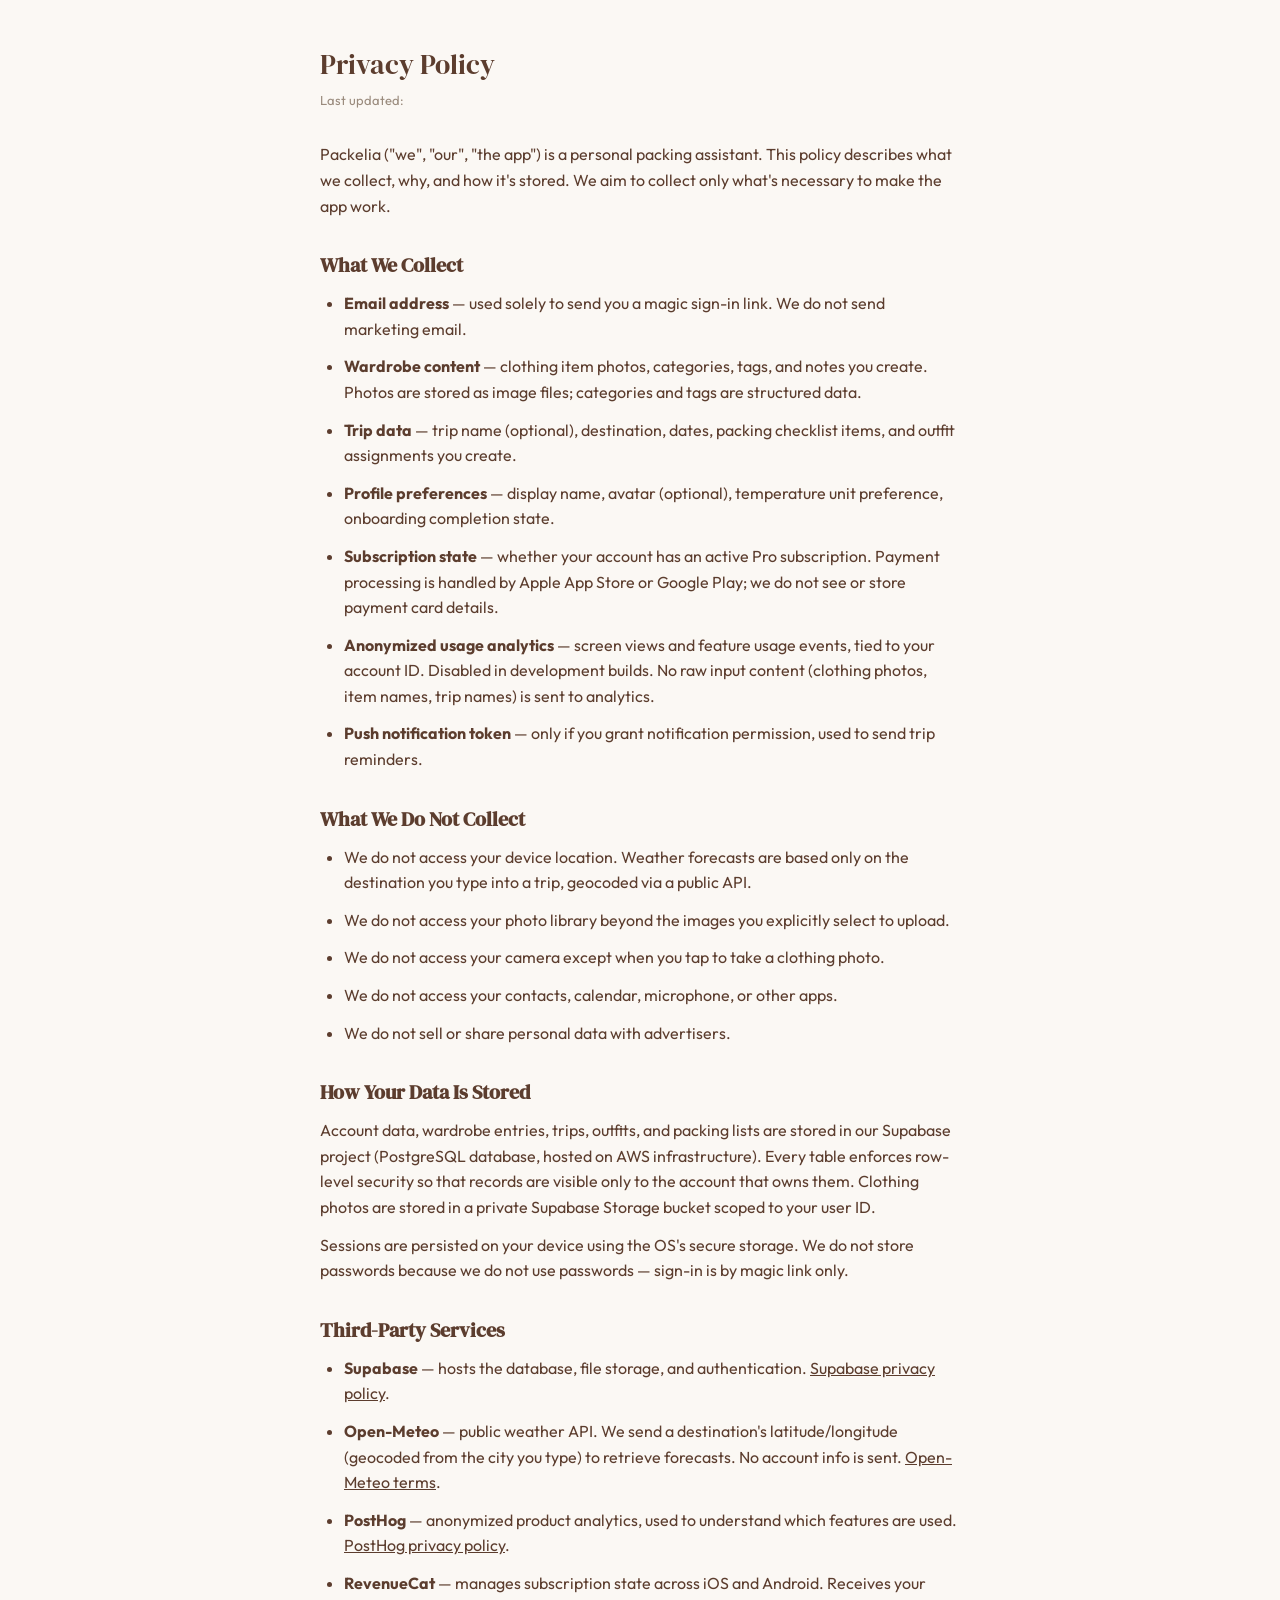
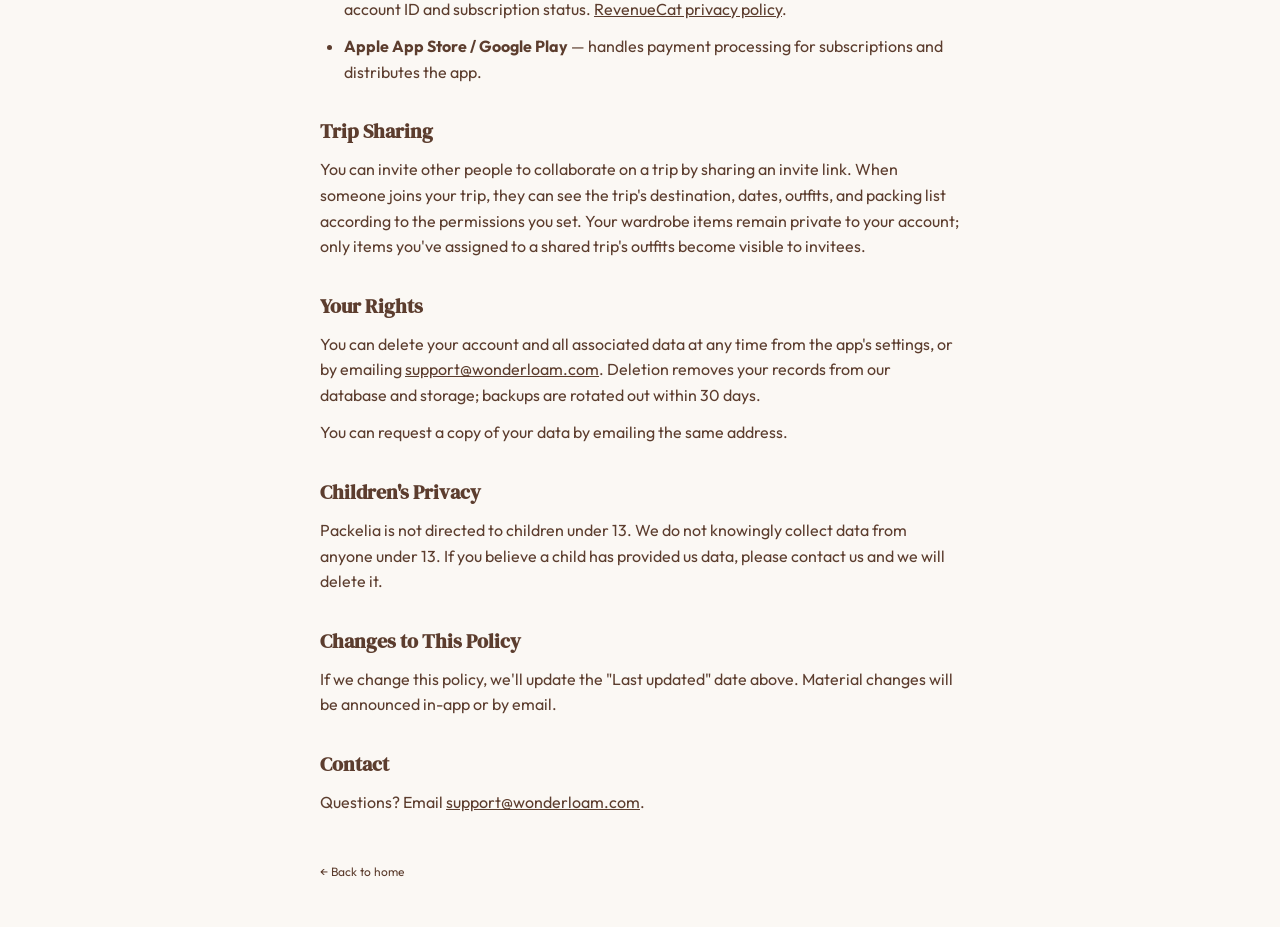
<file: privacy.html>
<!DOCTYPE html>
<html lang="en">
<head>
  <meta charset="UTF-8">
  <meta name="viewport" content="width=device-width, initial-scale=1.0">
  <title>Privacy Policy — Packelia</title>
  <meta name="description" content="Packelia privacy policy.">
  <link rel="icon" type="image/png" href="/assets/favicon.png">
  <link rel="apple-touch-icon" href="/assets/apple-touch-icon.png">
  <link rel="stylesheet" href="/assets/styles.css">
  <style>
    body { justify-content: flex-start; padding: 48px 24px; }
    .container { max-width: 640px; text-align: left; }
    h1 { margin-bottom: 8px; }
    h2 { font-family: var(--font-display); font-size: 20px; margin-top: 32px; margin-bottom: 12px; }
    p, li { margin-bottom: 12px; line-height: 1.6; color: var(--color-primary); }
    ul { padding-left: 24px; margin-bottom: 16px; }
    .updated { color: var(--color-muted); font-size: 13px; margin-bottom: 32px; }
    a { color: var(--color-primary); }
  </style>
</head>
<body>
  <div class="container">
    <h1>Privacy Policy</h1>
    <p class="updated">Last updated: <!-- TODO: set publication date, e.g. April 13, 2026 --></p>

    <p>
      Packelia ("we", "our", "the app") is a personal packing assistant. This policy describes
      what we collect, why, and how it's stored. We aim to collect only what's necessary to
      make the app work.
    </p>

    <h2>What We Collect</h2>
    <ul>
      <li><strong>Email address</strong> — used solely to send you a magic sign-in link. We do not send marketing email.</li>
      <li><strong>Wardrobe content</strong> — clothing item photos, categories, tags, and notes you create. Photos are stored as image files; categories and tags are structured data.</li>
      <li><strong>Trip data</strong> — trip name (optional), destination, dates, packing checklist items, and outfit assignments you create.</li>
      <li><strong>Profile preferences</strong> — display name, avatar (optional), temperature unit preference, onboarding completion state.</li>
      <li><strong>Subscription state</strong> — whether your account has an active Pro subscription. Payment processing is handled by Apple App Store or Google Play; we do not see or store payment card details.</li>
      <li><strong>Anonymized usage analytics</strong> — screen views and feature usage events, tied to your account ID. Disabled in development builds. No raw input content (clothing photos, item names, trip names) is sent to analytics.</li>
      <li><strong>Push notification token</strong> — only if you grant notification permission, used to send trip reminders.</li>
    </ul>

    <h2>What We Do Not Collect</h2>
    <ul>
      <li>We do not access your device location. Weather forecasts are based only on the destination you type into a trip, geocoded via a public API.</li>
      <li>We do not access your photo library beyond the images you explicitly select to upload.</li>
      <li>We do not access your camera except when you tap to take a clothing photo.</li>
      <li>We do not access your contacts, calendar, microphone, or other apps.</li>
      <li>We do not sell or share personal data with advertisers.</li>
    </ul>

    <h2>How Your Data Is Stored</h2>
    <p>
      Account data, wardrobe entries, trips, outfits, and packing lists are stored in our
      Supabase project (PostgreSQL database, hosted on AWS infrastructure). Every table
      enforces row-level security so that records are visible only to the account that owns
      them. Clothing photos are stored in a private Supabase Storage bucket scoped to your
      user ID.
    </p>
    <p>
      Sessions are persisted on your device using the OS's secure storage. We do not store
      passwords because we do not use passwords — sign-in is by magic link only.
    </p>

    <h2>Third-Party Services</h2>
    <ul>
      <li><strong>Supabase</strong> — hosts the database, file storage, and authentication. <a href="https://supabase.com/privacy">Supabase privacy policy</a>.</li>
      <li><strong>Open-Meteo</strong> — public weather API. We send a destination's latitude/longitude (geocoded from the city you type) to retrieve forecasts. No account info is sent. <a href="https://open-meteo.com/en/terms">Open-Meteo terms</a>.</li>
      <li><strong>PostHog</strong> — anonymized product analytics, used to understand which features are used. <a href="https://posthog.com/privacy">PostHog privacy policy</a>.</li>
      <li><strong>RevenueCat</strong> — manages subscription state across iOS and Android. Receives your account ID and subscription status. <a href="https://www.revenuecat.com/privacy/">RevenueCat privacy policy</a>.</li>
      <li><strong>Apple App Store / Google Play</strong> — handles payment processing for subscriptions and distributes the app.</li>
    </ul>

    <h2>Trip Sharing</h2>
    <p>
      You can invite other people to collaborate on a trip by sharing an invite link.
      When someone joins your trip, they can see the trip's destination, dates, outfits,
      and packing list according to the permissions you set. Your wardrobe items remain
      private to your account; only items you've assigned to a shared trip's outfits
      become visible to invitees.
    </p>

    <h2>Your Rights</h2>
    <p>
      You can delete your account and all associated data at any time from the app's
      settings, or by emailing <a href="mailto:support@wonderloam.com">support@wonderloam.com</a>.
      Deletion removes your records from our database and storage; backups are rotated out
      within 30 days.
    </p>
    <p>
      You can request a copy of your data by emailing the same address.
    </p>

    <h2>Children's Privacy</h2>
    <p>
      Packelia is not directed to children under 13. We do not knowingly collect data
      from anyone under 13. If you believe a child has provided us data, please contact
      us and we will delete it.
    </p>

    <h2>Changes to This Policy</h2>
    <p>
      If we change this policy, we'll update the "Last updated" date above. Material
      changes will be announced in-app or by email.
    </p>

    <h2>Contact</h2>
    <p>
      Questions? Email <a href="mailto:support@wonderloam.com">support@wonderloam.com</a>.
    </p>

    <footer style="margin-top: 48px;">
      <a href="/">← Back to home</a>
    </footer>
  </div>
</body>
</html>
</file>
<file: assets/styles.css>
@import url('https://fonts.googleapis.com/css2?family=DM+Serif+Display&family=Outfit:wght@400;500;600&display=swap');

:root {
  --color-bg: #FBF8F4;
  --color-primary: #5C3D2E;
  --color-muted: #9A8B7D;
  --color-card: #FFFFFF;
  --color-surface-warm: #F5F0EB;
  --font-display: 'DM Serif Display', serif;
  --font-body: 'Outfit', sans-serif;
}

* {
  margin: 0;
  padding: 0;
  box-sizing: border-box;
}

body {
  font-family: var(--font-body);
  background-color: var(--color-bg);
  color: var(--color-primary);
  min-height: 100vh;
  display: flex;
  flex-direction: column;
  align-items: center;
  justify-content: center;
  padding: 24px;
  -webkit-font-smoothing: antialiased;
}

.container {
  max-width: 420px;
  width: 100%;
  text-align: center;
}

.logo {
  width: 80px;
  height: 80px;
  margin: 0 auto 24px;
  border-radius: 20px;
}

h1 {
  font-family: var(--font-display);
  font-size: 28px;
  font-weight: 400;
  color: var(--color-primary);
  margin-bottom: 12px;
  line-height: 1.2;
}

.tagline {
  font-size: 15px;
  color: var(--color-muted);
  margin-bottom: 32px;
  line-height: 1.5;
}

.description {
  font-size: 14px;
  color: var(--color-muted);
  margin-bottom: 32px;
  line-height: 1.6;
}

.app-screenshot {
  width: 100%;
  max-width: 280px;
  margin: 0 auto 32px;
  border-radius: 16px;
  box-shadow: 0 8px 30px rgba(92, 61, 46, 0.12);
}

.store-badges {
  display: flex;
  gap: 12px;
  justify-content: center;
  flex-wrap: wrap;
  margin-bottom: 32px;
}

.store-badges a {
  display: inline-block;
  transition: opacity 0.2s ease;
}

.store-badges a:hover {
  opacity: 0.8;
}

.store-badges img {
  height: 44px;
}

.card {
  background: var(--color-card);
  border-radius: 16px;
  padding: 32px 24px;
  box-shadow: 0 2px 12px rgba(92, 61, 46, 0.06);
  margin-bottom: 24px;
}

.note {
  font-size: 13px;
  color: var(--color-muted);
  line-height: 1.5;
}

.continue-button {
  display: none;
  background-color: var(--color-primary);
  color: #FFFFFF !important;
  text-decoration: none;
  font-family: var(--font-body);
  font-weight: 600;
  font-size: 16px;
  padding: 14px 28px;
  border-radius: 12px;
  margin-bottom: 16px;
  transition: opacity 0.2s ease, transform 0.1s ease;
}

.continue-button:hover {
  opacity: 0.92;
}

.continue-button:active {
  transform: scale(0.98);
}

.continue-button.visible {
  display: inline-block;
}

.divider {
  display: none;
  align-items: center;
  gap: 12px;
  margin: 16px 0 20px;
  font-size: 12px;
  color: var(--color-muted);
  text-transform: uppercase;
  letter-spacing: 0.05em;
}

.divider.visible {
  display: flex;
}

.divider::before,
.divider::after {
  content: "";
  flex: 1;
  height: 1px;
  background: rgba(92, 61, 46, 0.12);
}

footer {
  margin-top: 48px;
  font-size: 12px;
  color: var(--color-muted);
}

footer a {
  color: var(--color-primary);
  text-decoration: none;
}

footer a:hover {
  text-decoration: underline;
}

/* Hide sections by default for 404.html multi-content */
.section { display: none; }
.section.active { display: block; }
</file>
